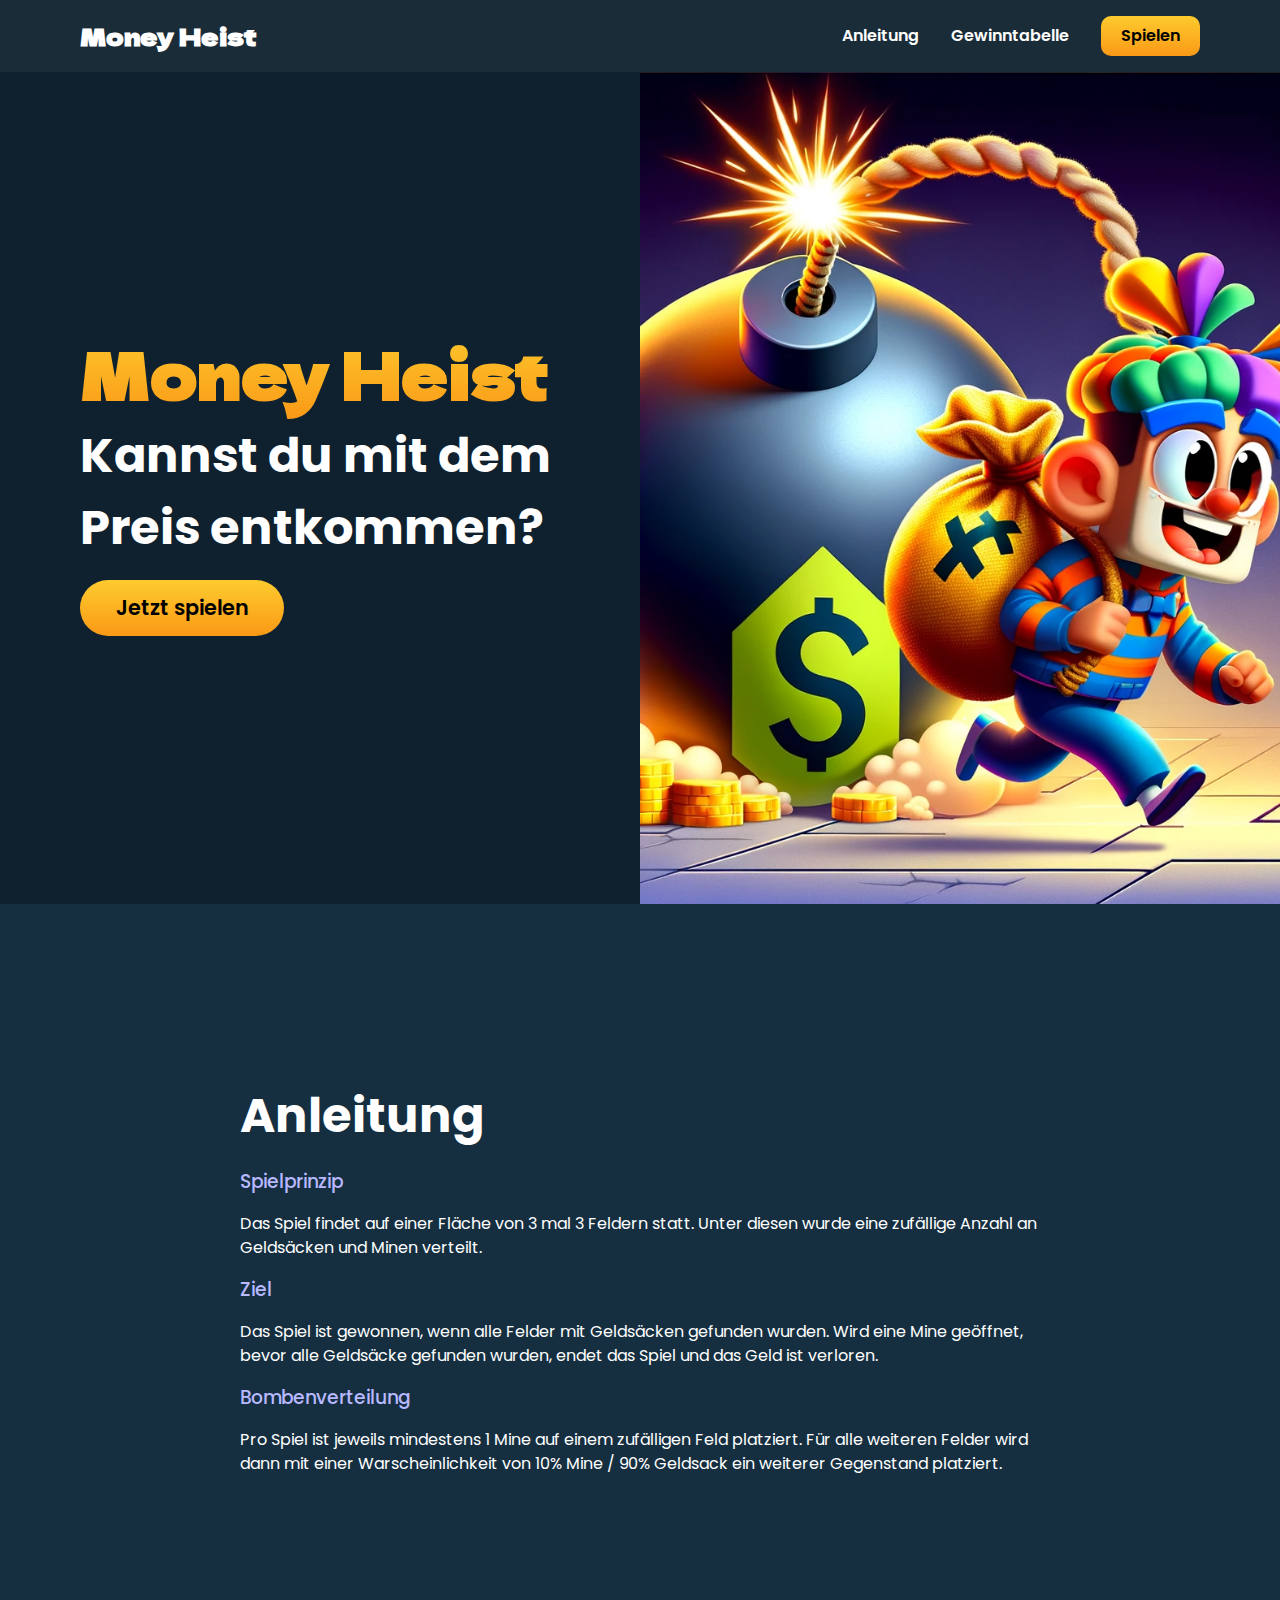
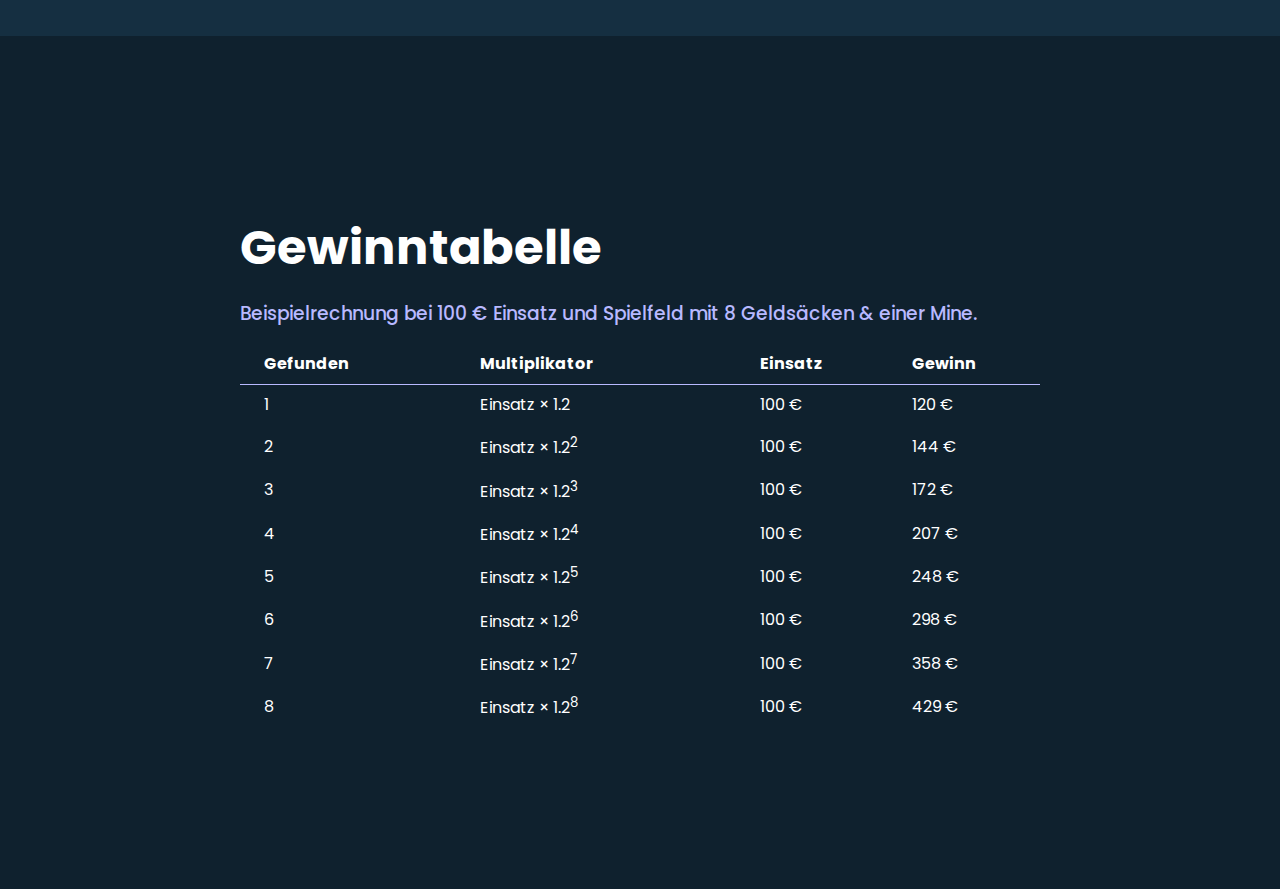
<file: index.html>
<!DOCTYPE html>
<html lang="de">

<head>
    <meta charset="UTF-8">
    <meta name="viewport" content="width=device-width, initial-scale=1">
    <title>Money Heist 💰💣</title>
    <link rel="stylesheet" href="styles/style.css">
    <link rel="preconnect" href="https://fonts.googleapis.com">
    <link rel="preconnect" href="https://fonts.gstatic.com" crossorigin>
    <link href="https://fonts.googleapis.com/css2?family=Poppins:wght@300;400;500;600;700;800&display=swap"
        rel="stylesheet">
    <link href="https://fonts.googleapis.com/css2?family=Dela+Gothic+One&display=swap" rel="stylesheet">
</head>

<body>
    <!-- header -->
    <header>
        <a href="#" id="header-logo">Money Heist</a>
        <nav>
            <ul>
                <li><a href="#anleitung">Anleitung</a></li>
                <li><a href="#gewinntabelle">Gewinntabelle</a></li>
                <li><a class="btn" href="game.html">Spielen</a></li>
            </ul>
        </nav>
    </header>

    <!-- main content -->
    <main>

        <!-- landing section -->
        <section class="landing-section">
            <div class="landing-text">
                <h1>Money Heist</h1>
                <h2>Kannst du mit dem Preis entkommen?</h2>
                <a href="game.html" class="btn btn-landing">Jetzt spielen</a>
            </div>
            <div class="landing-image-container">

            </div>
        </section>

        <!-- how it works section -->
        <section id="anleitung">
            <article class="text-section">
                <h2>Anleitung</h2>
                <h3>Spielprinzip</h3>
                <p>
                    Das Spiel findet auf einer Fläche von 3 mal 3 Feldern statt. Unter diesen wurde eine zufällige
                    Anzahl an Geldsäcken und Minen verteilt.
                </p>
                <h3>Ziel</h3>
                <p>
                    Das Spiel ist gewonnen, wenn alle Felder mit Geldsäcken gefunden wurden. Wird eine Mine geöffnet,
                    bevor alle Geldsäcke gefunden wurden, endet das Spiel und das Geld ist verloren.
                </p>
                <h3>Bombenverteilung</h3>
                <p>
                    Pro Spiel ist jeweils mindestens 1 Mine auf einem zufälligen Feld platziert. Für alle weiteren
                    Felder wird dann mit einer Warscheinlichkeit von 10% Mine / 90% Geldsack ein weiterer Gegenstand
                    platziert.
                </p>
            </article>
        </section>

        <!-- table to illustrate profit distribution -->
        <section id="gewinntabelle">
            <article class="text-section">
                <h2>Gewinntabelle</h2>
                <h3>Beispielrechnung bei 100 € Einsatz und Spielfeld mit 8 Geldsäcken & einer Mine.</h3>
                <table>
                    <thead>
                        <tr>
                            <th>Gefunden</th>
                            <th>Multiplikator</th>
                            <th>Einsatz</th>
                            <th>Gewinn</th>
                        </tr>
                    </thead>
                    <tbody>
                        <tr>
                            <td>1</td>
                            <td>Einsatz × 1.2</td>
                            <td>100 €</td>
                            <td>120 €</td>
                        </tr>
                        <tr>
                            <td>2</td>
                            <td>Einsatz × 1.2<sup>2</sup></td>
                            <td>100 €</td>
                            <td>144 €</td>
                        </tr>
                        <tr>
                            <td>3</td>
                            <td>Einsatz × 1.2<sup>3</sup></td>
                            <td>100 €</td>
                            <td>172 €</td>
                        </tr>
                        <tr>
                            <td>4</td>
                            <td>Einsatz × 1.2<sup>4</sup></td>
                            <td>100 €</td>
                            <td>207 €</td>
                        </tr>
                        <tr>
                            <td>5</td>
                            <td>Einsatz × 1.2<sup>5</sup></td>
                            <td>100 €</td>
                            <td>248 €</td>
                        </tr>
                        <tr>
                            <td>6</td>
                            <td>Einsatz × 1.2<sup>6</sup></td>
                            <td>100 €</td>
                            <td>298 €</td>
                        </tr>
                        <tr>
                            <td>7</td>
                            <td>Einsatz × 1.2<sup>7</sup></td>
                            <td>100 €</td>
                            <td>358 €</td>
                        </tr>
                        <tr>
                            <td>8</td>
                            <td>Einsatz × 1.2<sup>8</sup></td>
                            <td>100 €</td>
                            <td>429 €</td>
                        </tr>
                    </tbody>
                </table>
            </article>
        </section>
    </main>
</body>

</html>
</file>
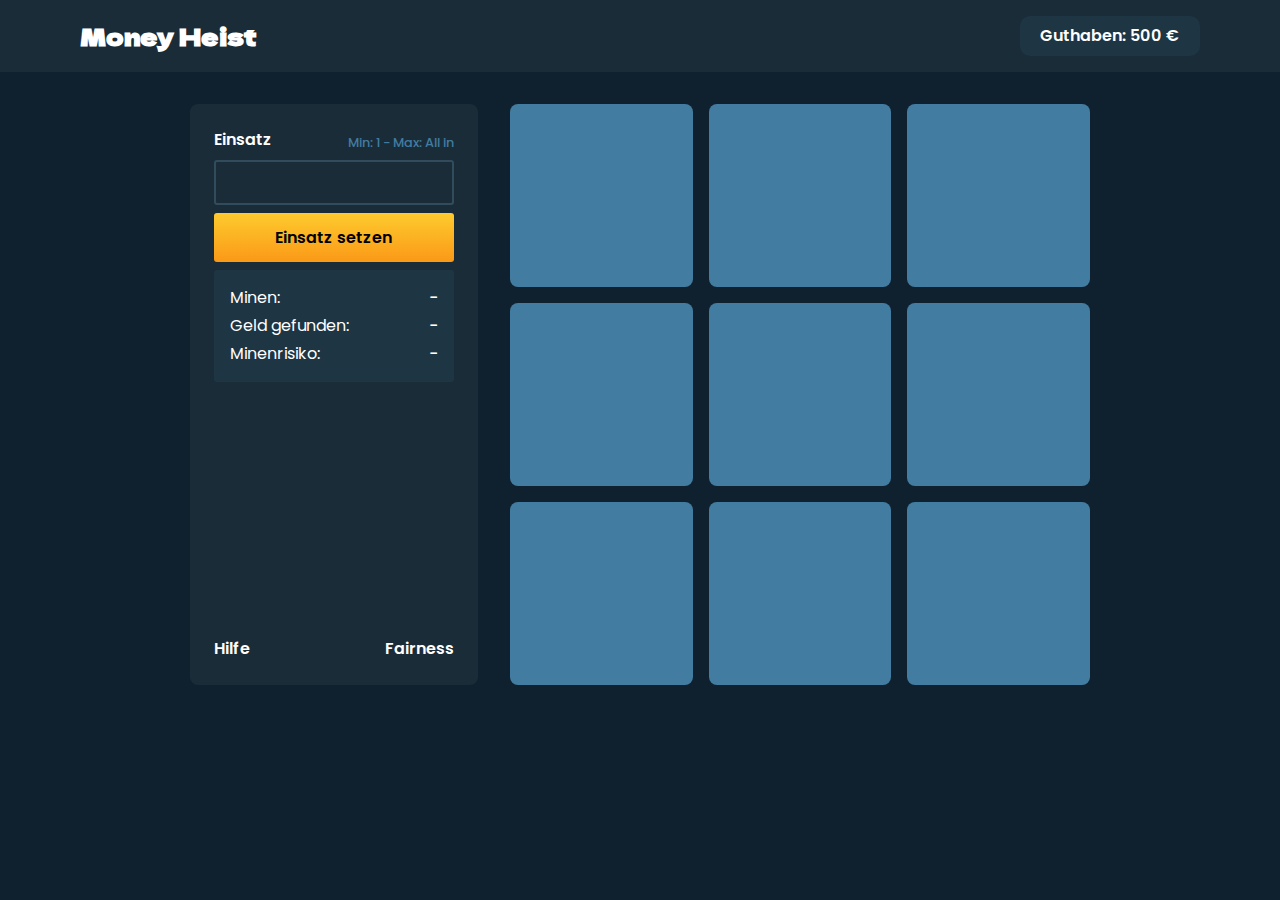
<file: game.html>
<!DOCTYPE html>
<html lang="de">

<head>
    <meta charset="UTF-8">
    <meta name="viewport" content="width=device-width, initial-scale=1">
    <title>Mache deinen Einsatz! 💰</title>
    <link rel="stylesheet" href="styles/style.css">
    <link rel="preconnect" href="https://fonts.googleapis.com">
    <link rel="preconnect" href="https://fonts.gstatic.com" crossorigin>
    <link href="https://fonts.googleapis.com/css2?family=Poppins:wght@300;400;500;600;700;800&display=swap"
        rel="stylesheet">
    <link href="https://fonts.googleapis.com/css2?family=Dela+Gothic+One&display=swap" rel="stylesheet">

    <!-- import game logic js -->
    <script src="js/game.js" defer></script>
</head>

<body>
    <!-- header -->
    <header>
        <a href="index.html" id="header-logo">Money Heist</a>
        <a href="#" class="btn btn-dark">Guthaben: <span id="balance">500</span> €</a>
    </header>

    <!-- main content -->
    <main>
        <!-- game wrapper -->
        <section class="game-section">
            <div id="alertbox">
                <p></p>
            </div>
            <div class="game-sidebar">
                <div class="game-sidebar-section">
                    <div class="bet-label-group">
                        <label for="bet">Einsatz</label>
                        <span>Min: 1 - Max: All in</span>
                    </div>
                    <input id="bet" name="bet" type="number" min="1" max="100">
                    <button id="startgame" class="btn btn-default">Einsatz setzen</button>
                    <button id="cashout" class="btn btn-default hide">Auszahlen<span
                            id="current-profit"></span></button>
                    <div class="stats">
                        <span>Minen:</span><span id="minecountindicator">-</span>
                        <span>Geld gefunden:</span><span id="moneyfoundindicator">-</span>
                        <span>Minenrisiko:</span><span id="mineriskindicator">-</span>
                    </div>
                </div>
                <div class="game-sidebar-section help-section">
                    <a href="index.html#anleitung">Hilfe</a>
                    <a href="index.html#gewinntabelle">Fairness</a>
                </div>
            </div>
            <div class="game-grid-container">
                <div class="grid-item">
                    <h2></h2>
                </div>
                <div class="grid-item">
                    <h2></h2>
                </div>
                <div class="grid-item">
                    <h2></h2>
                </div>
                <div class="grid-item">
                    <h2></h2>
                </div>
                <div class="grid-item">
                    <h2></h2>
                </div>
                <div class="grid-item">
                    <h2></h2>
                </div>
                <div class="grid-item">
                    <h2></h2>
                </div>
                <div class="grid-item">
                    <h2></h2>
                </div>
                <div class="grid-item">
                    <h2></h2>
                </div>
            </div>
        </section>
    </main>
</body>

</html>
</file>
<file: styles/style.css>
*,
*::before,
*::after {
  box-sizing: border-box;
}

* {
  margin: 0;
  padding: 0;
}

html,
body {
  overflow-x: hidden;
}

html {
  font-family: "Poppins", sans-serif;
  scroll-behavior: smooth;
  font-size: 100%;
  -webkit-text-size-adjust: 100%;
  background-color: #0f212e;
  color: #fff;
}

body {
  width: 100vw;
  line-height: 1.5;
  -webkit-font-smoothing: antialiased;
  -ms-overflow-style: none;
  /* IE and Edge */
  scrollbar-width: none;
  /* Firefox */
  scroll-snap-type: both mandatory;
}

h1,
h2,
h3 {
  margin: 1rem 0;
}

h3 {
  color: #b8b9ff;
  font-weight: 500;
}

a {
  color: #fff;
}

ul li {
  list-style: none;
}

button,
input {
  font-family: "Poppins", sans-serif;
}

/**
 * Tables styles
 */
table {
  table-layout: fixed;
  width: 100%;
  text-align: left;
  border-collapse: collapse;
}

thead th:nth-child(1) {
  width: 27%;
}

thead th:nth-child(2) {
  width: 35%;
}

thead th:nth-child(3) {
  width: 19%;
}

thead th:nth-child(4) {
  width: 19%;
}

thead {
  border-bottom: solid 0.1rem #b8b9ff;
}

th {
  vertical-align: bottom;
}

th,
td {
  padding: 0.5rem 1.5rem;
  word-break: break-all;
}

header {
  padding: 1rem 5rem;
  width: 100vw;
  display: flex;
  flex-flow: row wrap;
  justify-content: space-between;
  align-items: center;
  gap: 1rem;
  background-color: #1a2c38;
}

#header-logo {
  font-size: 1.5rem;
  font-weight: 700;
  text-decoration: none;
  font-family: "Dela Gothic One", sans-serif;
}

header ul {
  display: flex;
  flex-flow: row nowrap;
  justify-content: space-between;
  align-items: center;
  gap: 2rem;
}

header ul li {
  display: inline;
}

@media (max-width: 768px) {
  header {
    padding: 1rem;
    justify-content: center;
  }
}
@media (min-width: 992px) {
  header {
    padding: 1rem 5rem;
    justify-content: space-between;
  }
}
/**
 * Game page
 */
.game-section {
  padding: 2rem;
  display: flex;
  flex-flow: row wrap;
  justify-content: center;
  align-items: stretch;
  gap: 2rem;
}

.game-sidebar {
  width: 18rem;
  display: flex;
  flex-flow: column nowrap;
  justify-content: space-between;
  align-items: flex-start;
  background-color: #1a2c38;
  padding: 1.5rem;
  border-radius: 0.5rem;
  order: 1;
}

.game-sidebar-section {
  display: flex;
  flex-direction: column;
  width: 100%;
  gap: 0.5rem;
}

.bet-label-group {
  width: 100%;
  display: flex;
  flex-flow: row wrap;
  justify-content: space-around;
  align-items: flex-end;
}

.bet-label-group label {
  flex: 1;
  text-align: left;
}

.bet-label-group span {
  flex: 2;
  text-align: right;
  font-weight: 500;
  font-size: 0.8rem;
  color: #427ca1;
}

.help-section {
  padding-top: 1rem;
  flex-direction: row;
  justify-content: space-between;
}

#alertbox {
  display: none;
  position: absolute;
  transform: translate(-50%, 0%);
  top: 5%;
  left: 50%;
  padding: 0.5rem 1rem;
  font-weight: 500;
  text-align: center;
  background-color: #ff0000;
  z-index: 2;
  border-radius: 3px;
}

.game-sidebar-section .btn {
  margin: 0;
}

.game-sidebar-section label,
.game-sidebar-section input {
  width: 100%;
  font-size: 1rem;
  font-weight: 600;
}

.game-sidebar-section input {
  padding: 0.5rem 0.5rem;
  background: transparent;
  border: solid 2px #314c5d;
  color: #fff;
  border-radius: 3px;
}

.game-sidebar-section .stats {
  display: grid;
  grid-template-columns: repeat(2, minmax(0, 1fr));
  gap: 0.25rem;
  text-align: left;
  font-weight: 400;
  font-size: 1rem;
  background: #1e3544;
  padding: 1rem;
  border-radius: 3px;
  white-space: nowrap;
}

#minecountindicator,
#moneyfoundindicator,
#mineriskindicator {
  text-align: right;
  font-weight: 500;
}

.game-grid-container {
  width: 40%;
  display: grid;
  grid-template-columns: repeat(3, minmax(0, 1fr));
  grid-template-rows: repeat(3, minmax(0, 1fr));
  grid-gap: 1rem;
  order: 1;
}

.grid-item {
  position: relative;
  top: 0;
  width: 100%;
  height: 100%;
  background-color: #427ca1;
  display: flex;
  flex-flow: row nowrap;
  justify-content: center;
  align-items: center;
  cursor: not-allowed;
  transition: 0.2s;
  border-radius: 0.5rem;
}

/*
 * Game cells
 */
.grid-item::before {
  content: "";
  display: block;
  padding-top: 100%;
}

.grid-item-active {
  background-color: #1475e1;
  cursor: pointer;
}

.grid-item-active:hover {
  top: -2px;
  background-color: #3c3cff;
}

.mine-clicked,
.mine-clicked:hover {
  background-color: #ff0000;
}

.money-clicked,
.money-clicked:hover {
  background-color: #008000;
}

.win {
  background-color: #ffff00;
}

.win:hover {
  background-color: #ffff00;
}

.game-over,
.game-over:hover {
  background-color: #ff0000;
}

.hide {
  display: none !important;
}

@media (max-width: 576px) {
  .game-section {
    gap: 1rem;
  }
  .game-section {
    padding: 1rem;
  }
  .game-grid-container {
    width: 100%;
  }
  .game-sidebar {
    width: 100%;
    order: 2;
  }
}
@media (min-width: 576px) {
  .game-section {
    padding: 2rem 2rem;
  }
  .game-grid-container {
    width: 50%;
  }
}
@media (min-width: 768px) {
  .game-section {
    padding: 2rem 0rem;
  }
  .game-grid-container {
    width: 60%;
  }
}
@media (min-width: 992px) {
  .game-section {
    padding: 2rem 5rem;
  }
  .game-grid-container {
    width: 60%;
  }
}
@media (min-width: 1200px) {
  .game-section {
    padding: 2rem 7rem;
  }
  .game-grid-container {
    width: 55%;
  }
}
@media (min-width: 1400px) {
  .game-section {
    padding: 2rem 15rem;
  }
  .game-grid-container {
    width: 60%;
  }
}
/** 
 * General page setup
 */
section {
  width: 100vw;
  padding: 10rem 2rem;
  display: flex;
  flex-flow: row wrap;
  justify-content: center;
  align-items: flex-start;
}

section:nth-child(even) {
  background-color: #152f41;
}

/** 
 * Landing section
 */
.landing-section {
  margin: 0;
  padding: 0;
  height: calc(100vh - 68px);
  flex-flow: column wrap;
}

.landing-section > * {
  padding: 5rem;
  width: 50vw;
  height: 100%;
}

.landing-section h1,
.landing-section h2 {
  margin: 0;
}

.landing-text {
  display: flex;
  flex-flow: column nowrap;
  justify-content: center;
  align-items: flex-start;
}

.landing-image-container {
  background-color: #b8b9ff;
  background-image: url("../assets/landing-bg.png");
  background-size: cover;
  background-position: center;
  background-repeat: no-repeat;
}

.text-section {
  max-width: 50rem;
}

/**
 * Button styles
 */
.btn {
  font-size: 1rem;
  text-align: center;
  display: inline-block;
  background: linear-gradient(180deg, #FECB2E 0%, #FA9917 100%);
  color: #000;
  padding: 0.5rem 1.25rem;
  border-radius: 10px;
  margin: 0;
  border: none;
  cursor: pointer;
}

.btn-default {
  font-size: 1rem;
  margin: 0.5rem 0rem;
  padding: 0.75rem 0.5rem;
  border-radius: 3px;
  color: #000;
  font-weight: 600;
  background: linear-gradient(180deg, #FECB2E 0%, #FA9917 100%);
}

.btn-landing {
  font-size: 1.3rem;
  margin: 1rem 0rem;
  padding: 0.75rem 2.25rem;
  border-radius: 2rem;
  background: linear-gradient(180deg, #FECB2E 0%, #FA9917 100%);
  color: #000;
}

.btn-dark {
  background: #1e3544;
  color: #fff;
}

/**
 * General text styling
 */
a {
  text-decoration: none;
  font-weight: 600;
}

h1 {
  font-size: clamp(3rem, 5vw, 6rem);
  font-weight: 700;
  font-family: "Dela Gothic One", sans-serif;
  background: linear-gradient(180deg, #FECB2E 0%, #FA9917 100%);
  background-clip: text;
  -webkit-background-clip: text;
  -webkit-text-fill-color: transparent;
  display: inline-block;
}

h2 {
  font-size: clamp(2rem, 4vw, 3rem);
}

/**
 * Media queries
 */
@media (max-width: 576px) {
  .landing-section {
    flex-flow: column;
  }
  .landing-section > * {
    padding: 1rem;
    width: 100vw;
    height: 50%;
  }
  th,
  td {
    padding: 0;
  }
}
@media (min-width: 576px) {
  .landing-section {
    flex-flow: column;
  }
  .landing-section > * {
    padding: 5rem;
    width: 100vw;
    height: 50%;
  }
  th,
  td {
    padding: 0;
  }
}
@media (min-width: 992px) {
  .landing-section {
    flex-flow: row;
  }
  .landing-section > * {
    padding: 5rem;
    width: 50vw;
    height: 100%;
  }
  th,
  td {
    padding: 0.5rem 1.5rem;
  }
}/*# sourceMappingURL=style.css.map */
</file>
